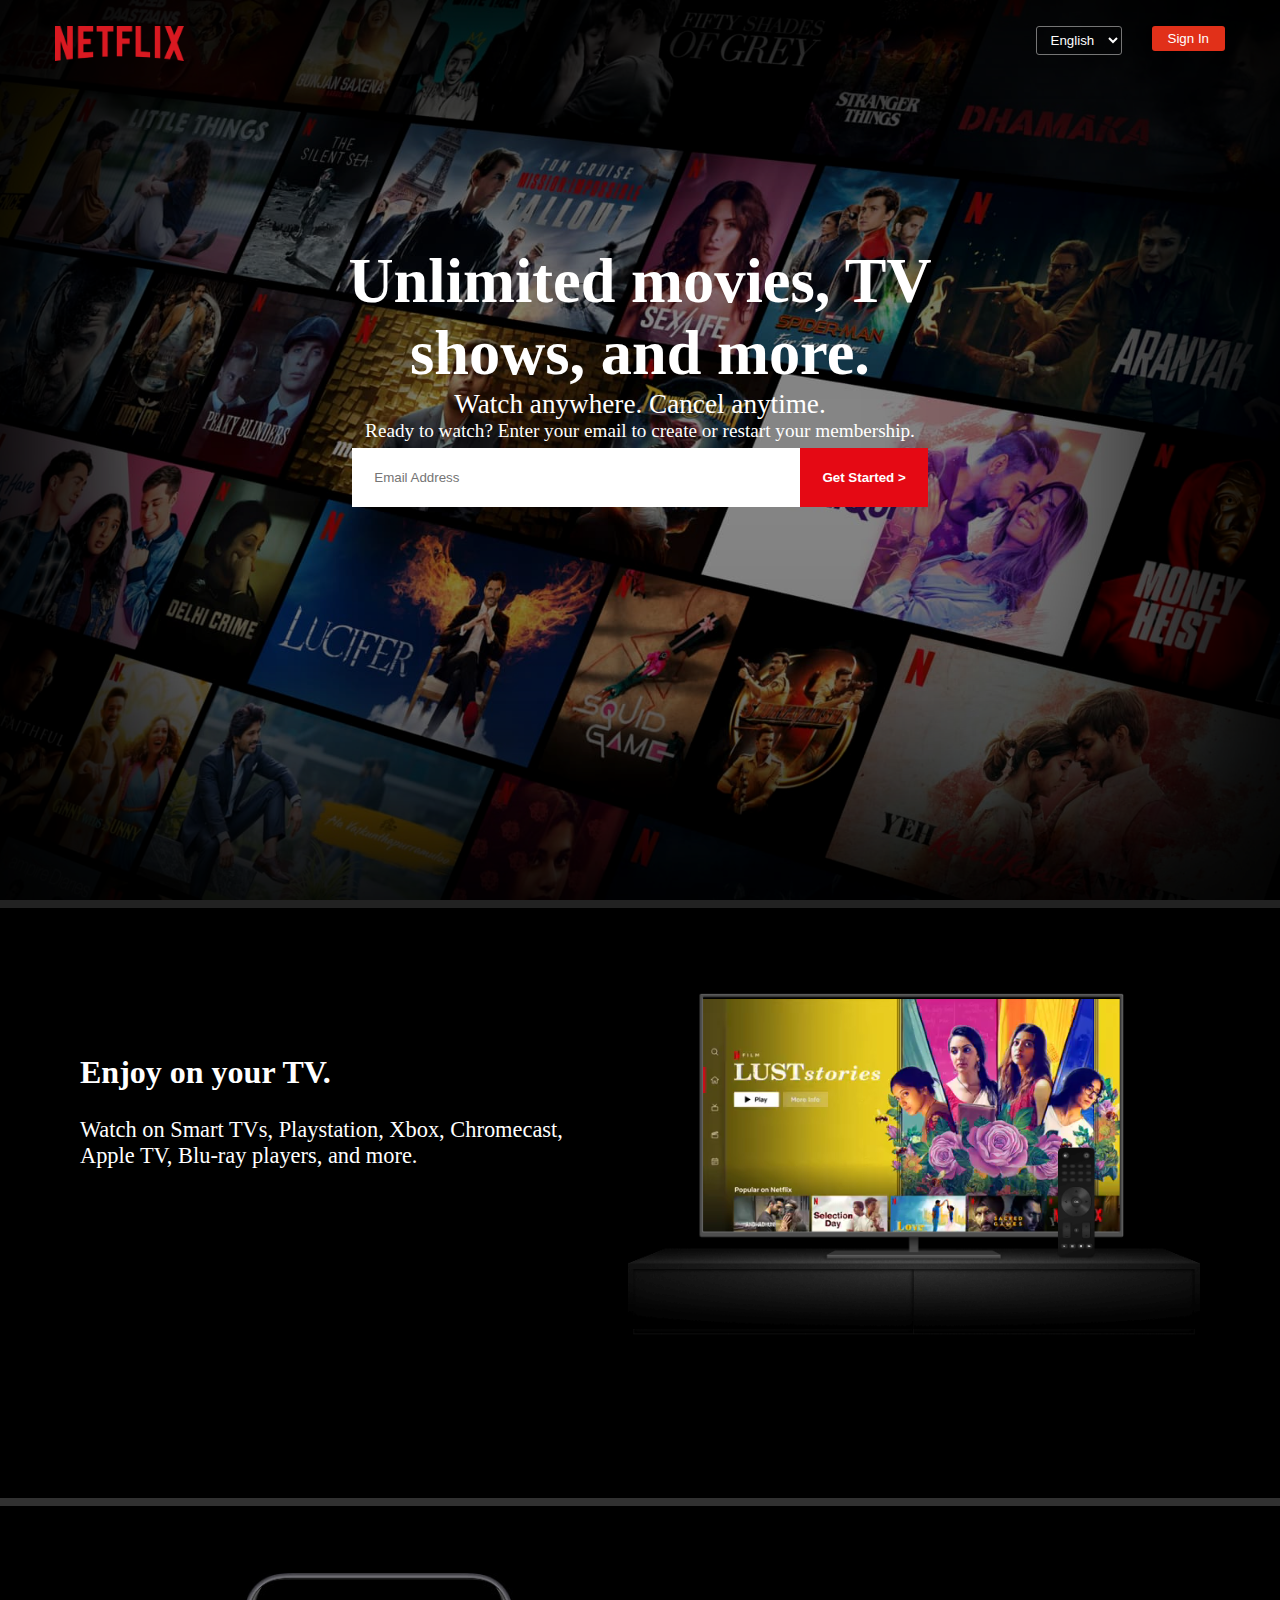
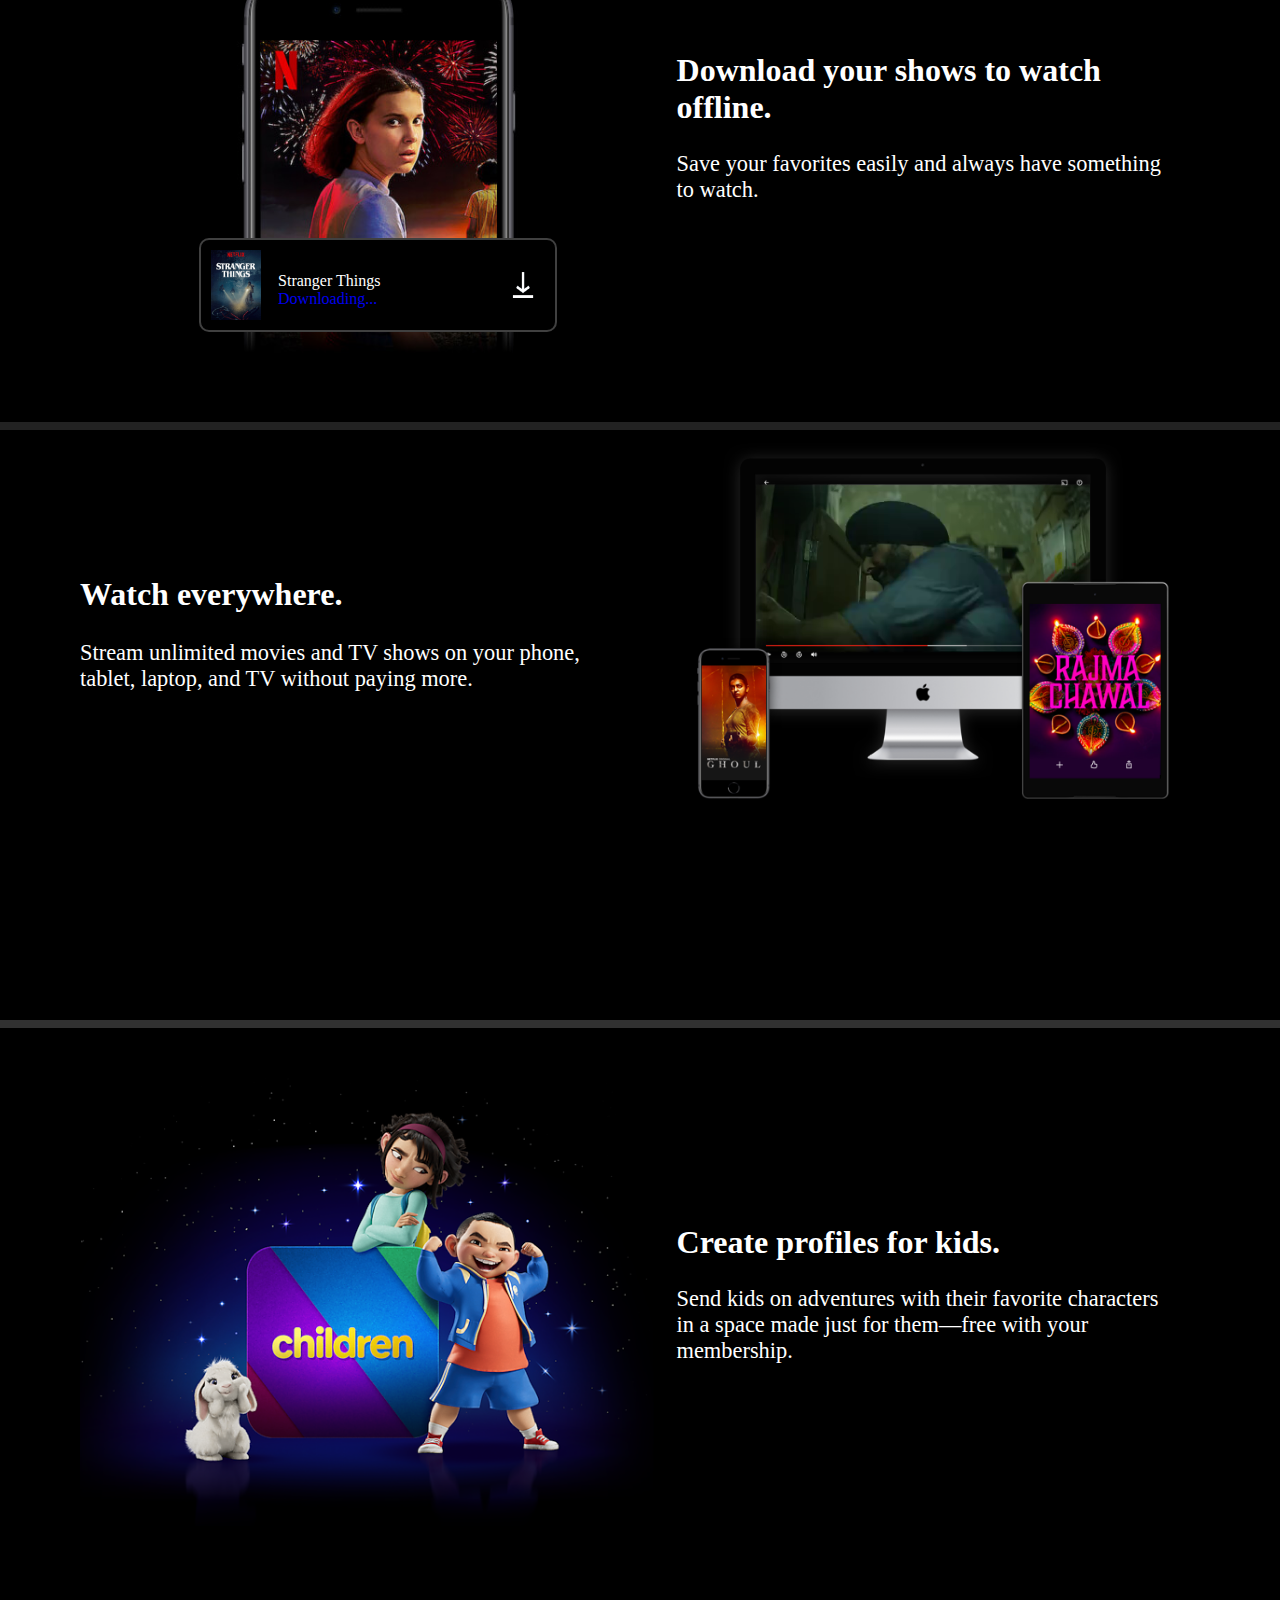
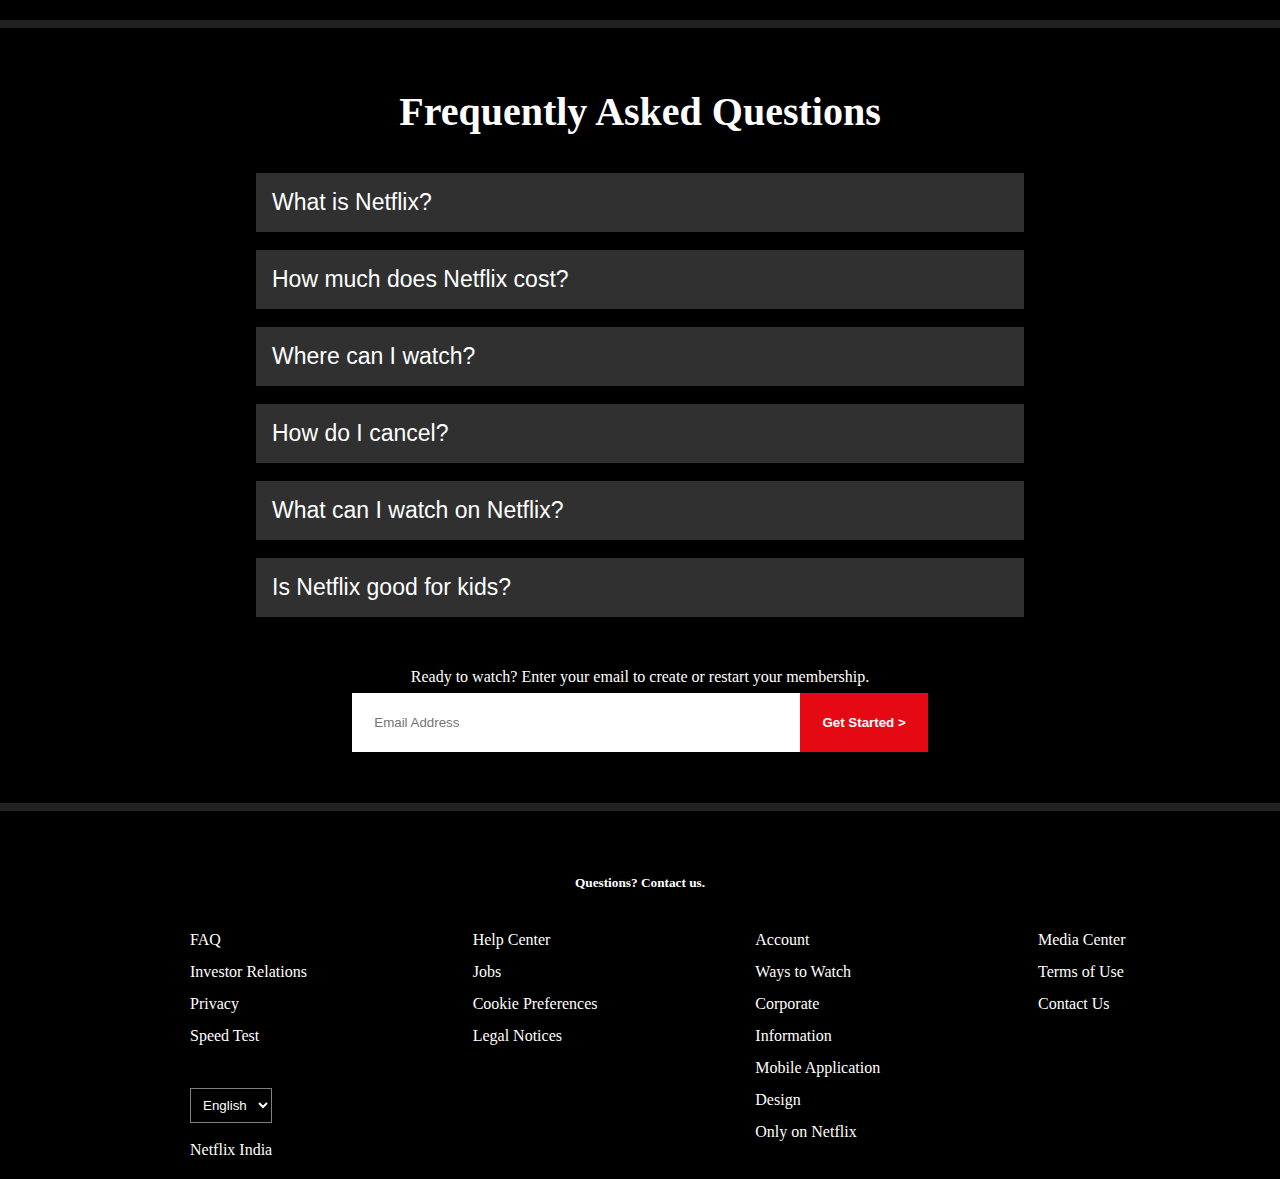
<file: index.html>
<!DOCTYPE html>
<html lang="en">
<head>
    <meta charset="UTF-8">
    <meta http-equiv="X-UA-Compatible" content="IE=edge">
    <meta name="viewport" content="width=device-width, initial-scale=1.0">
    <title>Netflix-Watch TV shows online, Watch movies online</title>
    <link rel="icon" href="images/logo.png">
    <link rel="stylesheet" href="netflix.css">
  
    <!-- BOOTSTRAP CSS LINK -->
    <link href="https://cdn.jsdelivr.net/npm/bootstrap@5.1.3/dist/css/bootstrap.min.css" rel="stylesheet" integrity="sha384-1BmE4kWBq78iYhFldvKuhfTAU6auU8tT94WrHftjDbrCEXSU1oBoqyl2QvZ6jIW3" crossorigin="anonymous">
</head>
<body>
    <!-- HEADER SECTION STARTS -->
    <header class="showcase">
        <!-- NAVBAR -->
        <nav class="showcase-top">
            <img id="logo" src="images/netflix.png">
            <button class="submit" type="submit">Sign In</button>
            <select>
                <option value="/kw-en/">English</option>
                
                <option value="/kw/">  हिंदी </option>
         
            </select>
        </nav>
        <!-- GET STARTED -->
        <div class="get-started-container">
            <h1>Unlimited movies, TV <br> shows, and more.</h1>
            <p class="para-1">Watch anywhere. Cancel anytime.</p>
            <p class="para-2">Ready to watch? Enter your email to create or restart your membership.</p>
            <input type="text" name="email" placeholder="Email Address">
            <button type="submit">Get Started ></button>
        </div>
    </header>
    <!-- HEADER SECTION ENDS -->

    <!-- MAIN SECTION STARTS -->
    <section class="main-section">
        <!-- ENJOY ON YOUR TV -->
        <div class="section-container">
            <div class="left-column">
                <h1>Enjoy on your TV.</h1>
                <h3>Watch on Smart TVs, Playstation, Xbox, Chromecast, Apple TV, Blu-ray players, and more.</h3>
            </div>
            <div class="right-column">
                <img src="images/tv.png">
                <video class="video-1" autoplay="" playsinline="" muted="" loop="">
                    <source src="images/video1.m4v" type="video/mp4">
                </video>
            </div>
        </div>
        <!-- DOWNLOAD YOU SHOW TO WATCH OFFLINE -->
        <div class="section2-container">
            <div class="left-column">
                <img src="images/Stranger.jpg">
                <div class="box">
                    <img class="boxshot" src="images/Stranger-things.png">
                    <p>
                        Stranger Things
                        <br>
                        <a href="#">Downloading...</a>
                    </p>
                    <img class="download-gif" src="images/download-icon.gif">
                </div>
            </div>
            <div class="right-column">
                <h1>Download your shows to watch offline.</h1>
                <h3>Save your favorites easily and always have something to watch.</h3>
            </div>
        </div>
        <!-- WATCH EVERY WHERE -->
        <div class="section-container">
            <div class="left-column">
                <h1>Watch everywhere.</h1>
                <h3>Stream unlimited movies and TV shows on your phone, tablet, laptop, and TV without paying more.</h3>
            </div>
            <div class="right-column">
                <img src="images/computer.png">
                <video class="video-2" autoplay="" playsinline="" muted="" loop="">
                    <source src="images/video2.m4v" type="video/mp4">
                </video>
            </div>
        </div>
        <!-- CREATE PROFILE FOR KIDS -->
        <div style="padding-top: 50px;" class="section2-container">
            <div class="left-column">
                <img src="images/kids.png">
            </div>
            <div class="right-column">
                <h1>Create profiles for kids.</h1>
                <h3>Send kids on adventures with their favorite characters in a space made just for them—free with your membership.</h3>
            </div>
        </div>
    </section>
    <!-- MAIN SECTION ENDS -->

    <!-- QUESTION SECTION STARTS -->
    <section class="question-container">
        <h1>Frequently Asked Questions</h1>
        <!-- QUESTION 1 -->
            <button id="question1" type="button">
                What is Netflix?
          
            </button>
            <div id="answer1" class="answer1">
                <p>
                    Netflix is a streaming service that offers a wide variety of award-winning TV shows, movies, anime, documentaries, and more on thousands of internet-connected devices.
                    <br><br>
                    You can watch as much as you want, whenever you want without a single commercial – all for one low monthly price. There's always something new to discover and new TV shows and movies are added every week!
                </p>
            </div>
            <br>
            <!-- QUESTION 2 -->
            <button id="question2" type="button">
                How much does Netflix cost?
            
            </button>
            <div id="answer2" class="answer2">
                <p>
                    Watch Netflix on your smartphone, tablet, Smart TV, laptop, or streaming device, all for one fixed monthly fee. Plans range from USD7.99 to USD14.99 a month. No extra costs, no contracts.
                </p>
            </div>
            <br>
            <!-- QUESTION 3 -->
            <button id="question3" type="button">
                Where can I watch?
               
            </button>
            <div id="answer3" class="answer3">
                <p>
                    Watch anywhere, anytime. Sign in with your Netflix account to watch instantly on the web at netflix.com from your personal computer or on any internet-connected device that offers the Netflix app, including smart TVs, smartphones, tablets, streaming media players and game consoles.
                    <br><br>
                    You can also download your favorite shows with the iOS, Android, or Windows 10 app. Use downloads to watch while you're on the go and without an internet connection. Take Netflix with you anywhere.
                </p>
            </div>
            <br>
            <!-- QUESTION 4 -->
            <button id="question4" type="button">
                How do I cancel?
              
            </button>
            <div id="answer4" class="answer4">
                <p>
                    Netflix is flexible. There are no pesky contracts and no commitments. You can easily cancel your account online in two clicks. There are no cancellation fees – start or stop your account anytime.
                </p>
            </div>
            <br>
            <!-- QUESTION 5 -->
            <button id="question5" type="button">
                What can I watch on Netflix?
               
            </button>
            <div id="answer5" class="answer5">
                <p>
                    Netflix has an extensive library of feature films, documentaries, TV shows, anime, award-winning Netflix originals, and more. Watch as much as you want, anytime you want.
                </p>
            </div>
            <br>
            <!-- QUESTION 6 -->
            <button id="question6" type="button">
                Is Netflix good for kids?
              
            </button>
            <div id="answer6" class="answer6">
                <p>
                    The Netflix Kids experience is included in your membership to give parents control while kids enjoy family-friendly TV shows and movies in their own space.
                    <br><br>
                    Kids profiles come with PIN-protected parental controls that let you restrict the maturity rating of content kids can watch and block specific titles you don’t want kids to see.
                </p>
            </div>
    </section>
    <!-- QUESTION SECTION ENDS -->

    <!-- EMAIL ADDRESS STARTS-->
    <div class="email-address-container">
            <p>Ready to watch? Enter your email to create or restart your membership.</p>
            <input type="text" name="email" placeholder="Email Address">
            <button type="submit">Get Started ></button>
    </div>
    <!-- EMAIL ADDRESS ENDS-->

    <!-- FOOTER SECTION STARTS -->
    <footer>
        <h5>Questions? Contact us.</h5>
        <div class="content">
            <div class="middle box">
                <div><a href="#">FAQ</a></div>
                <div><a href="#">Investor Relations</a></div>
                <div><a href="#">Privacy</a></div>
                <div><a href="#">Speed Test</a></div>
                <br><br>
                <select>
                    <option value="/kw-en/">English</option>
                    <option value="/kw/">हिंदी</option>
                </select>
                <br><br>
                <p>Netflix India</p>
            </div>
            
            <div class="middle box">
              <div><a href="#">Help Center</a></div>
              <div><a href="#">Jobs</a></div>
              <div><a href="#">Cookie Preferences</a></div>
              <div><a href="#">Legal Notices</a></div>
            </div>
            
            <div class="middle box">
                <div><a href="#">Account</a></div>
                <div><a href="#">Ways to Watch</a></div>
                <div><a href="#">Corporate Information</a></div>
                <div><a href="#">Mobile Application Design</a></div>
                <div><a href="#">Only on Netflix</a></div>
            </div>

            <div class="middle box">
                <div><a href="#">Media Center</a></div>
                <div><a href="#">Terms of Use</a></div>
                <div><a href="#">Contact Us</a></div>
            </div>

    </footer>
    <!-- FOOTER SECTION ENDS -->
 
   <script src="netflix.js"></script> 
</body>
</html>
</file>
<file: netflix.css>
*{
    margin: 0;
    padding: 0;
    box-sizing: border-box;
}
/* HEADER SECTION STARTS */
.showcase {
	width: 100%;
	height: 100vh;
	position: relative;
	background: url('images/netflix-image.jpg') no-repeat center center/cover;
}
.showcase::after {
	content: '';
	position: absolute;
	top: 0;
	left: 0;
	width: 100%;
	height: 100%;
	z-index: 1;
	background: rgba(0, 0, 0, 0.3);
	box-shadow: inset 120px 100px 250px #000000, inset -120px -100px 250px #000000;
}
/*NAVBAR*/
.showcase-top {
	position: relative;
	z-index: 2;
    padding: 26px 0px 0px 55px;
}
.showcase-top #logo{
    height: 35px;
}
.showcase-top .submit{
    background-color: hsl(7, 80%, 49%);
    color: white;
    border: none;
    padding: 5px 16px;
    border-radius: 3px;
    float: right;
    position: relative;
    right: 55px;
}
.showcase-top select{
    background-color: transparent;
    color: white;
    border-radius: 3px;
    padding: 5px 10px;
    float: right;
    position: relative;
    right: 85px;
}
.showcase-top select option{
    color: black;
}
/*GET STARTED*/
.showcase .get-started-container{
    z-index: 2;
    position: relative;
    text-align: center;
    position: relative;
    top: 180px;
    width: 100%;
}
.showcase .get-started-container h1,p{
    color: white;
}
.showcase .get-started-container h1{
    font-size: 3.9rem;
}
.showcase .get-started-container .para-1{
    font-size: 1.7rem;
}
.showcase .get-started-container .para-2{
    font-size: 1.2rem;
}
.showcase .get-started-container input{
    width: 35%;
    padding: 22px;
    border: none;
    margin-top: 0.5%;
    outline: none;
}
.showcase .get-started-container button{
    padding: 22px;
    border: none;
    background-color: #e50914;
    color: white;
    margin-left: -0.3%;
    font-weight: bold;
}
/*HEADER SECTION ENDS*/

/* MAIN SECTION STARTS */
    /* ENJOY ON YOUR TV */
    .main-section .section-container{
        border-top: 8px solid #222;
        background-color: black;
        display: flex;
        padding: 0px 80px;
        padding-bottom: 90px;
    }
    .main-section .section-container .left-column{
        padding-top: 13%;
        padding-right: 2%;
    }
    .main-section .section-container .left-column h1{
        color: white;
    }
    .main-section .section-container .left-column h3{
        color: white;
        font-size: 1.4rem;
        font-weight: normal;
        margin-top: 5%;
    }
    .main-section .section-container .right-column{
        overflow: hidden;
        position: relative;
        width: 80%;
        height: 500px;
    }
    .main-section .section-container .right-column img{
        position: absolute;
        width: 100%;
    }
    .main-section .section-container .right-column .video-1{
        margin-left: 13%;
        margin-top: 16%;
        width: 73%;
    }
    /*DOWNLOAD YOU SHOW TO WATCH OFFLINE*/
    .main-section .section2-container{
        border-top: 8px solid rgb(49, 49, 49);
        background-color: black;
        display: flex;
        padding: 0px 80px;
        padding-bottom: 90px;
    }
    .main-section .section2-container .left-column img{
        width: 100%;
    }
    .main-section .section2-container .left-column .box{
        border: 2px solid rgba(255, 255, 255, 0.25);
        background-color: black;
        border-radius: 10px;
        width: 60%;
        padding: 10px;
        display: flex;
        align-items: center;
        margin: 0 auto;
        overflow: hidden;
        position: relative;
        margin-top: -20%;
    }
    .main-section .section2-container .left-column .box .boxshot{
        width: 15%;
    }
    .main-section .section2-container .left-column .box p{
        margin-left: 5%;
        margin-top: 3%;
    }
    .main-section .section2-container .left-column .box p a{
        text-decoration: none;
    }
    .main-section .section2-container .left-column .box .download-gif{
        width: 4em;
        height: 4em;
        position: absolute; 
        right: 0;
    }
    .main-section .section2-container .right-column{
        padding-top: 13%;
        padding-right: 2%;
        width: 50%;
    }
    .main-section .section2-container .right-column h1{
        color: white;
    }
    .main-section .section2-container .right-column h3{
        color: white;
        font-size: 1.4rem;
        font-weight: normal;
        margin-top: 5%;
    }
    /*WATCH EVERY WHERE*/
    .main-section .section-container .right-column .video-2{
        margin-left: 19%;
        margin-top: 8%;
        width: 61%;
    }
    /*CREATE PROFILE FOR KIDS*/
    .main-section .section2-container .left-column img{
        width: 100%;
    }
    
/* MAIN SECTION ENDS */

/*QUESTION SECTION STARTS*/
.question-container{
    background-color: black;
    border-top: 8px solid #222;
    padding-top: 60px;
}
.question-container h1{
    color: white;
    text-align: center;
    font-size: 40px;
    margin-bottom: 3%;
}
.question-container button{
    border: none;
    background-color: #303030;
    color: white;
    width: 60%;
    padding: 16px;
    font-size: 23px;
    display: flex;
    align-items: center;
    margin: 0 auto;
    position: relative;
}

.question-container .answer1,
.answer2,
.answer3,
.answer4,
.answer5,
.answer6{
    background-color: #303030;
    width: 60%;
    display: flex;
    align-items: center;
    margin: 0 auto;
    padding: 15px;
    font-size: 20px;
    display: none;
}
/*QUESTION SECTION ENDS*/

/*EMAIL ADDRESS STARTS*/
.email-address-container{
    z-index: 2;
    position: relative;
    text-align: center;
    width: 100%;
    padding-top: 4%;
    padding-bottom: 4%;
    background-color: black;
}
.email-address-container input{
    width: 35%;
    padding: 22px;
    border: none;
    margin-top: 0.5%;
    outline: none;
}
.email-address-container button{
    padding: 22px;
    border: none;
    background-color: #e50914;
    color: white;
    margin-left: -0.3%;
    font-weight: bold;
}
/*EMAIL ADDRESS ENDS*/

/* FOOTER SECTION STARTS */
footer{
    background-color: black;
    border-top: 8px solid #222;
    padding-top: 5%;
}
footer h5{
    color: white;
    text-align: center;
    padding-bottom: 1%;
}
  footer .content{
    max-width: 1350px;
    margin: 0px 90px;
    padding: 20px;
    display: flex;
    flex-wrap: wrap;
    justify-content: space-between;
  }
  footer .content .box{
    width: 20%;
    transition: all 0.4s ease;
  }
  footer .content p{
    text-align: justify;
  }
  footer .content .middle{
    padding-left: 80px;
  }
  footer .content .middle a{
    line-height: 32px;
    color: white;
    text-decoration: none;
  }
  footer .content .middle a:hover{
      text-decoration: underline;
  }
  footer .content .middle select{
      padding: 8px;
      background-color: transparent;
      border: 1px solid grey;
      color: white;
  }
  footer .content .middle select option{
      background-color: black;
  }

 
/* FOOTER SECTION ENDS */






/*RESPONSIVE CSS CODE*/
@media (max-width:1100px) {
    footer .content .middle{
      padding-left: 50px;
    }
}
  
@media (max-width: 943px){
    /*GET STARTED*/
    .showcase .get-started-container{
        position: relative;
        top: 90px;
    }
    .showcase .get-started-container h1{
        font-size: 3.4rem;
    }
    .showcase .get-started-container .para-1{
        font-size: 1.5rem;
    }
    .showcase .get-started-container .para-2{
        font-size: 1rem;
    }
    .showcase .get-started-container input{
        padding: 17px;
        width: 55%;
    }
    .showcase .get-started-container button{
        display: block;
        display: flex;
        align-items: center;
        margin: 0 auto;
        margin-top: 1.5%;
        padding: 12px;
    }
    /*ENJOY ON YOUR TV*/
    .main-section .section-container{
        display: block;
    }
    .main-section .section-container .left-column{
        width: 100%;
        text-align: center;
    }
    .main-section .section-container .right-column{
        width: 100%;
    }
    /*DOWNLOAD YOU SHOW TO WATCH OFFLINE*/
    .main-section .section2-container{
        display: block;
    }
    .main-section .section2-container .left-column{
        width: 100%;
    }
    .main-section .section2-container .right-column{
        width: 100%;
        text-align: center;
    }
    /*EMAIL ADDRESS*/
    .email-address-container input{
        padding: 17px;
        width: 55%;
    }
    .email-address-container button{
        display: block;
        display: flex;
        align-items: center;
        margin: 0 auto;
        margin-top: 1.5%;
        padding: 12px;
    }
    /* FOOTER SECTION */
    footer .content .box{
        width: 50%;
      }
}

@media (max-width:  774px){
    /* ENJOY ON YOUR TV */
    .main-section .section-container{
        padding-bottom: 0px;
    }
}

@media(max-width: 659px){
    /*NAVBAR*/
    .showcase-top{
        padding: 26px 0px 0px 25px;
    }
    .showcase-top #logo{
        height: 25px;
    }
    .showcase-top .submit{
        position: relative;
        right: 25px;
        padding: 2px 10px;
    }
    .showcase-top select{
        position: relative;
        right: 40px;
        padding: 2px 10px;
    }
    /* GET STARTED */
    .showcase .get-started-container{
        position: relative;
        top: 60px;
    }
    .showcase .get-started-container h1{
        font-size: 2rem;
        padding: 50px;
        padding-bottom: 0px;
    }
    .showcase .get-started-container .para-1{
        font-size: 1.5rem;
    }
    .showcase .get-started-container .para-2{
        font-size: 1rem;
    }
    .showcase .get-started-container input{
        padding: 14px;
        width: 70%;
    }
    /* QUESTION SECTION STARTS */
    .question-container button{
        width: 100%;
    }
    .question-container .answer1,
    .answer2,
    .answer3,
    .answer4,
    .answer5,
    .answer6{
        width: 100%;
    }
    /*EMAIL ADDRESS*/
    .email-address-container input{
        padding: 14px;
        width: 70%;
    }
}

@media (max-width: 500px){
    .showcase .get-started-container h1{
        font-size: 1.8rem;
    }
    .showcase .get-started-container .para-1{
        font-size: 1.3rem;
    }
    .showcase .get-started-container .para-2{
        font-size: 0.9rem;
    }
    .showcase .get-started-container input{
        padding: 12px;
        width: 80%;
    }
    /*ENJOY ON YOUR TV*/
    .main-section .section-container .right-column{
        height: 270px;
    }
    /* DOWNLOAD YOUR SHOW TO WATCH OFFLINE */
    .main-section .section2-container .left-column .box{
        width: 100%;
    }
    /*EMAIL ADDRESS*/
    .email-address-container input{
        padding: 12px;
        width: 80%;
    }
    /* FOOTER SECTION */
    footer{
        position: relative;
      }
      footer .content .box{
        width: 100%;
        margin-top: 30px;
      }
      footer .content .middle{
        padding-left: 0;
      }
}

@media(max-width: 346px){
    /*NAVBAR*/
    .showcase-top #logo{
        height: 22px;
    }
    .showcase-top .submit{
        padding: 1px 5px;
    }
    .showcase-top select{
        padding: 1px 0px;
        position: relative;
        right: 30px;
    }
    /* GET STARTED */
    .showcase .get-started-container h1{
        font-size: 1.5rem;
    }
    .showcase .get-started-container .para-1{
        font-size: 1.1rem;
    }
    .showcase .get-started-container .para-2{
        font-size: 0.8rem;
    }
}
</file>
